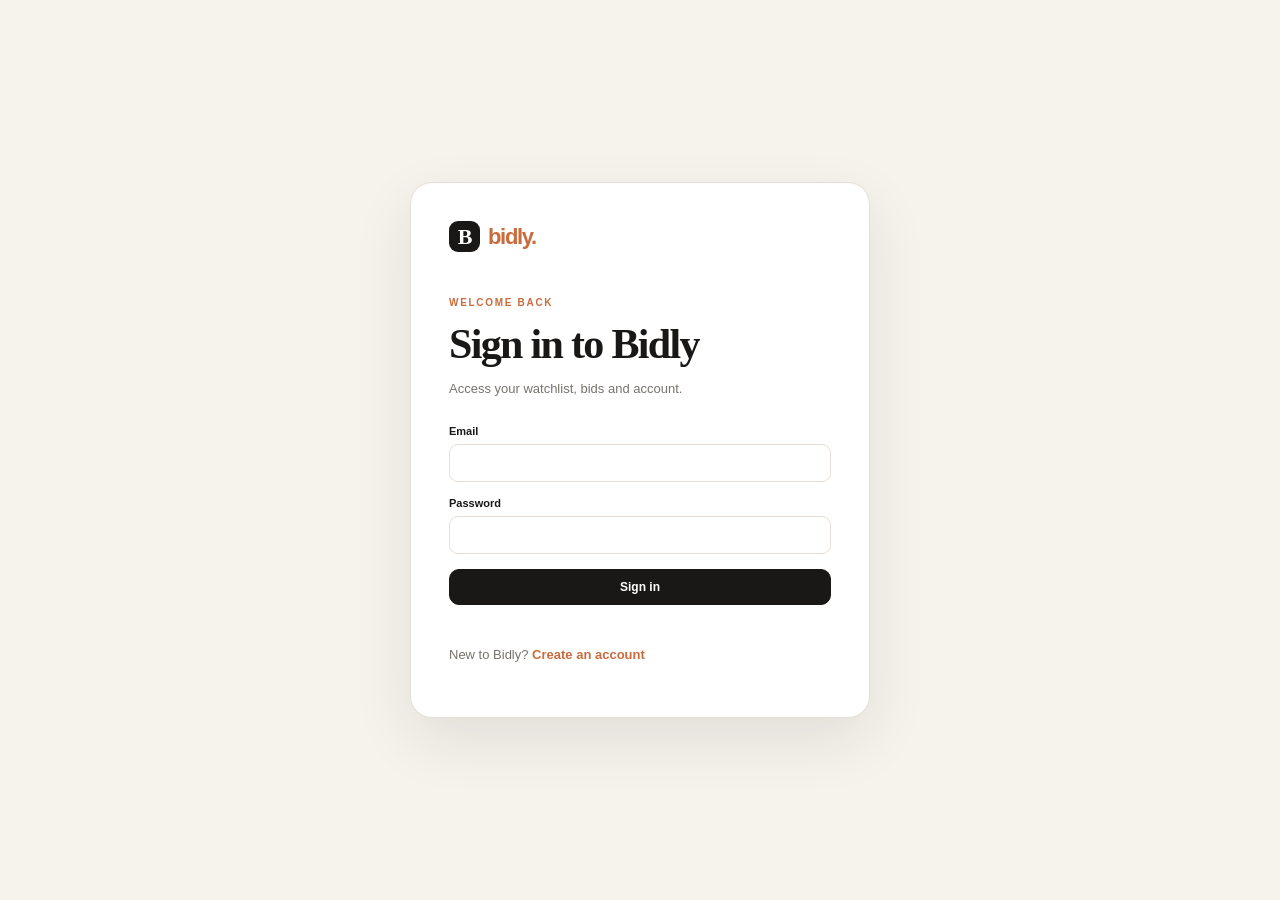
<file: login.html>
<!doctype html><html lang="en"><head><meta charset="utf-8"><meta name="viewport" content="width=device-width,initial-scale=1"><title>Bidly — Sign in</title><link rel="stylesheet" href="style.css"><link rel="stylesheet" href="css/auth.css"></head><body><main class="auth-shell"><section class="auth-card"><a class="brand" href="index.html"><b>B</b>bidly<span>.</span></a><small class="eyebrow">WELCOME BACK</small><h1>Sign in to Bidly</h1><p>Access your watchlist, bids and account.</p><form id="loginForm"><label>Email<input type="email" name="email" required></label><label>Password<input type="password" name="password" required></label><button class="primary" type="submit">Sign in</button><div id="message"></div></form><p>New to Bidly? <a href="register.html">Create an account</a></p></section></main><script src="js/auth.js"></script><script>document.querySelector('#loginForm').onsubmit=async e=>{e.preventDefault();const f=new FormData(e.target);const r=await loginUser(f.get('email'),f.get('password'));const m=document.querySelector('#message');m.textContent=r.message||(r.success?'Signed in.':'Unable to sign in.');if(r.success)setTimeout(()=>location.href='index.html',500)}</script></body></html>
</file>
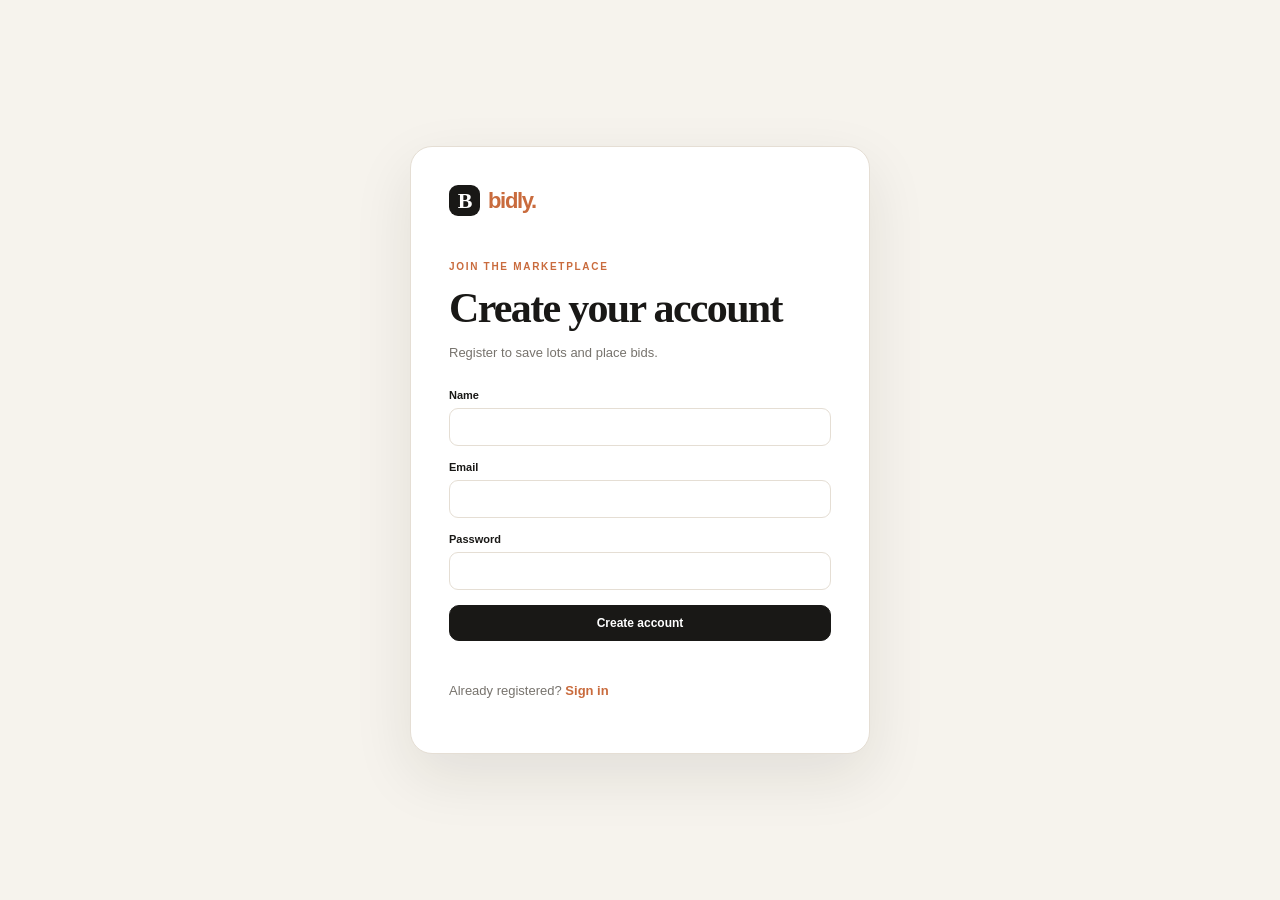
<file: register.html>
<!doctype html><html lang="en"><head><meta charset="utf-8"><meta name="viewport" content="width=device-width,initial-scale=1"><title>Bidly — Create account</title><link rel="stylesheet" href="style.css"><link rel="stylesheet" href="css/auth.css"></head><body><main class="auth-shell"><section class="auth-card"><a class="brand" href="index.html"><b>B</b>bidly<span>.</span></a><small class="eyebrow">JOIN THE MARKETPLACE</small><h1>Create your account</h1><p>Register to save lots and place bids.</p><form id="registerForm"><label>Name<input type="text" name="name" required></label><label>Email<input type="email" name="email" required></label><label>Password<input type="password" name="password" minlength="8" required></label><button class="primary" type="submit">Create account</button><div id="message"></div></form><p>Already registered? <a href="login.html">Sign in</a></p></section></main><script src="js/auth.js"></script><script>document.querySelector('#registerForm').onsubmit=async e=>{e.preventDefault();const f=new FormData(e.target);const r=await fetch('php/auth/register.php',{method:'POST',headers:{'Content-Type':'application/json'},credentials:'same-origin',body:JSON.stringify({name:f.get('name'),email:f.get('email'),password:f.get('password')})}).then(x=>x.json());const m=document.querySelector('#message');m.textContent=r.message||(r.success?'Account created.':'Unable to register.');if(r.success)setTimeout(()=>location.href='index.html',700)}</script></body></html>
</file>
<file: style.css>
:root{--ink:#191816;--muted:#77736d;--cream:#f6f3ed;--paper:#fffdf9;--line:#e5ded4;--accent:#c96b3d;--green:#39785a;--shadow:0 22px 60px #251b1118}*{box-sizing:border-box}html{scroll-behavior:smooth}body{margin:0;background:var(--cream);color:var(--ink);font-family:"DM Sans",sans-serif}button,input,select{font:inherit}button,a{cursor:pointer}a{text-decoration:none;color:inherit}.announcement{background:#191816;color:#fff;text-align:center;font-size:11px;letter-spacing:.1em;padding:9px}.announcement span{color:#c96b3d;margin:0 8px}.header{height:76px;padding:0 5.5%;display:flex;align-items:center;justify-content:space-between;border-bottom:1px solid var(--line);position:sticky;top:0;background:#f6f3edf2;backdrop-filter:blur(18px);z-index:20}.brand{font-weight:700;font-size:22px;letter-spacing:-.06em}.brand b{display:inline-grid;place-items:center;background:var(--ink);color:#fff;width:31px;height:31px;border-radius:9px;font-family:Georgia;margin-right:8px}.brand span{color:var(--accent)}nav{display:flex;gap:30px;margin-left:40px}nav a{font-size:13px;color:#625e58}.actions{display:flex;align-items:center;gap:9px}.primary,.ghost,.watch,.menu{border:1px solid var(--line);border-radius:10px;padding:10px 16px;font-size:12px;font-weight:700;background:transparent}.primary{background:var(--ink);color:#fff;border-color:var(--ink)}.primary:hover{background:var(--accent);border-color:var(--accent)}.watch{border:0;font-size:20px;padding:7px;position:relative}.watch i{position:absolute;font-style:normal;font-size:9px;background:var(--accent);color:#fff;width:16px;height:16px;border-radius:50%;display:grid;place-items:center;right:-2px;top:0}.menu{display:none;border:0;font-size:22px;padding:5px}.hero{max-width:1320px;margin:auto;padding:85px 5.5% 100px;display:grid;grid-template-columns:1fr .9fr;gap:65px;align-items:center}.eyebrow{font-size:10px;letter-spacing:.17em;font-weight:700;color:var(--accent)}h1,h2,h3{font-family:"Playfair Display",Georgia,serif;line-height:1.05;letter-spacing:-.04em}h1{font-size:clamp(52px,6vw,84px);margin:15px 0}h1 em{color:var(--accent);font-style:normal}.hero p{color:var(--muted);font-size:16px;max-width:570px;line-height:1.7}.hero-buttons{display:flex;gap:22px;align-items:center;margin-top:28px}.big{padding:14px 19px}.text{border:0;background:none;font-weight:700}.stats{display:flex;gap:40px;margin-top:52px}.stats div{display:grid}.stats b{font:700 22px "Playfair Display"}.stats span{font-size:10px;color:var(--muted)}.hero-art{min-height:540px;position:relative;display:grid;place-items:center}.hero-card{background:#fff;padding:10px;border-radius:27px;box-shadow:var(--shadow);width:min(470px,88%);transform:rotate(2deg)}.hero-card img{width:100%;height:430px;object-fit:cover;border-radius:20px;display:block}.hero-card div{padding:15px 10px 8px;display:grid;grid-template-columns:1fr auto}.hero-card small{grid-column:1/-1;color:var(--accent);font-size:8px;letter-spacing:.16em}.hero-card strong{font:700 19px "Playfair Display"}.hero-card b{align-self:center}.float{position:absolute;background:#fff;border:1px solid var(--line);box-shadow:var(--shadow);border-radius:15px;padding:11px 14px;display:flex;gap:9px;align-items:center;font-size:18px}.float span{display:grid}.float b{font-size:11px}.float small{font-size:9px;color:var(--muted)}.one{right:0;top:18%}.two{left:0;bottom:16%}.categories{background:#fff;border-block:1px solid var(--line);padding:60px 5.5%}.heading h2{font-size:47px;margin:12px 0 7px}.heading p{color:var(--muted);font-size:13px}.compact{margin-bottom:28px}.category-grid{display:grid;grid-template-columns:repeat(6,1fr);gap:12px}.cat{min-height:120px;text-align:left;padding:19px;background:var(--paper);border:1px solid var(--line);border-radius:16px;transition:.2s}.cat:hover,.cat.active{border-color:var(--accent);transform:translateY(-3px)}.cat{font-size:23px}.cat b,.cat small{display:block}.cat b{font-size:12px;margin-top:12px}.cat small{font-size:10px;color:var(--muted);margin-top:2px}.auctions{max-width:1320px;margin:auto;padding:88px 5.5%}.heading{display:flex;justify-content:space-between;gap:25px;align-items:end}.tools{display:flex;gap:8px}.tools label,.tools select{height:43px;border:1px solid var(--line);background:#fff;border-radius:10px}.tools label{display:flex;align-items:center;padding:0 11px;color:var(--muted)}.tools input{border:0;outline:0;width:190px;margin-left:7px;font-size:12px}.tools select{padding:0 11px;color:#555;font-size:11px}.live{display:flex;justify-content:space-between;font-size:9px;letter-spacing:.12em;color:var(--muted);margin:42px 0 15px}.live span{color:var(--green)}.grid{display:grid;grid-template-columns:repeat(4,1fr);gap:18px}.card{background:#fff;border:1px solid var(--line);border-radius:17px;overflow:hidden;transition:.25s}.card:hover{transform:translateY(-5px);box-shadow:var(--shadow)}.pic{height:250px;position:relative;overflow:hidden}.pic img{width:100%;height:100%;object-fit:cover;transition:.4s}.card:hover img{transform:scale(1.05)}.tag{position:absolute;top:11px;left:11px;background:#fffef1e8;border-radius:7px;padding:6px 8px;font-size:8px;font-weight:700}.heart{position:absolute;top:10px;right:10px;border:0;background:#fffffff0;border-radius:50%;width:34px;height:34px;font-size:18px}.saved{color:var(--accent)}.body{padding:16px}.body small{color:var(--accent);font-size:8px;letter-spacing:.12em;font-weight:700}.title{font:700 18px "Playfair Display";white-space:nowrap;overflow:hidden;text-overflow:ellipsis;margin:5px 0 13px}.price-row{display:flex;justify-content:space-between;align-items:end}.price-row label{display:block;color:var(--muted);font-size:9px}.price{font-size:17px;font-weight:700}.bids{font-size:9px;color:var(--muted)}.time{border-top:1px solid var(--line);margin-top:12px;padding-top:11px;display:flex;justify-content:space-between;font-size:9px}.time b{color:var(--ink)}.bid{width:100%;margin-top:12px;padding:10px;border:0;background:var(--ink);color:#fff;border-radius:8px;font-size:10px;font-weight:700}.bid:hover{background:var(--accent)}.empty{text-align:center;padding:70px;color:var(--muted)}.how{background:#1b1a18;color:#fff;padding:85px 5.5%;display:grid;grid-template-columns:.7fr 1.3fr;gap:70px}.how h2{font-size:52px;margin:12px 0}.how p{color:#aaa69f;font-size:13px}.steps{display:grid;grid-template-columns:repeat(3,1fr);gap:22px}.steps article{border-top:1px solid #48443f;padding-top:18px}.steps b{color:#c96b3d;font-size:10px}.steps h3{font-size:21px;margin:17px 0 7px}.newsletter{background:#eee9e0;padding:65px 5.5%;display:flex;justify-content:space-between;align-items:center;gap:30px}.newsletter h2{font-size:40px;margin:12px 0 5px}.newsletter p{color:var(--muted);font-size:12px}.newsletter form{display:flex;background:#fff;border:1px solid var(--line);padding:5px;border-radius:11px;min-width:410px}.newsletter input{border:0;outline:0;flex:1;padding:9px;font-size:12px}footer{background:#fff;border-top:1px solid var(--line);padding:40px 5.5%;display:flex;justify-content:space-between;align-items:center;color:var(--muted);font-size:10px}footer p{margin:7px 0 0}.links{display:flex;gap:20px}.backdrop{position:fixed;inset:0;background:#100e0dcc;backdrop-filter:blur(7px);z-index:50;display:grid;place-items:center;padding:20px}.modal{background:#fff;border-radius:23px;max-width:850px;width:100%;max-height:90vh;overflow:auto;position:relative}.close{position:absolute;right:13px;top:13px;border:0;background:#fff;width:37px;height:37px;border-radius:50%;font-size:24px;z-index:2}.modal-product{display:grid;grid-template-columns:1fr 1fr}.modal-product>img{width:100%;height:100%;min-height:450px;object-fit:cover}.modal-info{padding:45px 38px}.modal-info h2{font-size:36px;margin:12px 0}.modal-info p{font-size:12px;color:var(--muted);line-height:1.7}.modal-price{margin:25px 0 13px}.modal-price small{display:block;color:var(--muted);font-size:9px}.modal-price strong{font-size:29px}.bid-form{display:flex;gap:7px}.bid-form input{flex:1;border:1px solid var(--line);border-radius:9px;padding:11px;outline:0}.note{font-size:9px!important}.toast{position:fixed;bottom:22px;left:50%;transform:translate(-50%,20px);background:#191816;color:#fff;padding:11px 17px;border-radius:9px;font-size:11px;opacity:0;transition:.25s;z-index:80}.toast.show{opacity:1;transform:translate(-50%,0)}@media(max-width:1050px){nav{gap:17px}.category-grid{grid-template-columns:repeat(3,1fr)}.grid{grid-template-columns:repeat(2,1fr)}.how{grid-template-columns:1fr}.newsletter{display:block}.newsletter form{margin-top:22px;max-width:500px}}@media(max-width:760px){.header{padding:0 18px;height:67px}nav{display:none;position:absolute;left:0;right:0;top:67px;background:var(--cream);padding:20px;flex-direction:column;border-bottom:1px solid var(--line);margin:0}.menu{display:block}.actions .ghost,.actions .primary{display:none}.hero{grid-template-columns:1fr;padding:55px 20px 70px}.hero-art{min-height:430px}.hero-card img{height:340px}.one{right:0}.two{left:0}.stats{gap:20px}.categories,.auctions{padding-left:20px;padding-right:20px}.category-grid{display:flex;overflow:auto}.cat{min-width:145px}.heading{display:block}.heading h2{font-size:39px}.tools{margin-top:20px;display:grid;grid-template-columns:1fr 1fr}.tools label{width:auto}.tools input{width:100%}.grid{grid-template-columns:1fr}.pic{height:285px}.how{padding:70px 20px}.steps{grid-template-columns:1fr}.newsletter{padding:60px 20px}.newsletter form{min-width:0;width:100%}footer{padding:35px 20px;display:grid;gap:22px}.links{flex-wrap:wrap}.modal-product{grid-template-columns:1fr}.modal-product>img{min-height:250px;max-height:300px}.modal-info{padding:28px 22px}.modal-info h2{font-size:31px}.hero-buttons{flex-wrap:wrap}}
</file>
<file: css/auth.css>
.auth-shell{min-height:100vh;display:grid;place-items:center;padding:30px}.auth-card{width:min(460px,100%);background:#fff;border:1px solid var(--line);border-radius:22px;padding:38px;box-shadow:var(--shadow)}.auth-card .brand{display:block;margin-bottom:40px}.auth-card h1{font-size:42px;margin:12px 0}.auth-card>p{color:var(--muted);font-size:13px;line-height:1.6}.auth-card form{display:grid;gap:15px;margin:25px 0}.auth-card label{display:grid;gap:7px;font-size:11px;font-weight:700}.auth-card input{border:1px solid var(--line);border-radius:9px;padding:12px;outline:none}.auth-card input:focus{border-color:var(--accent)}.auth-card a{color:var(--accent);font-weight:700}.auth-card #message{font-size:12px;color:var(--accent)}
</file>
